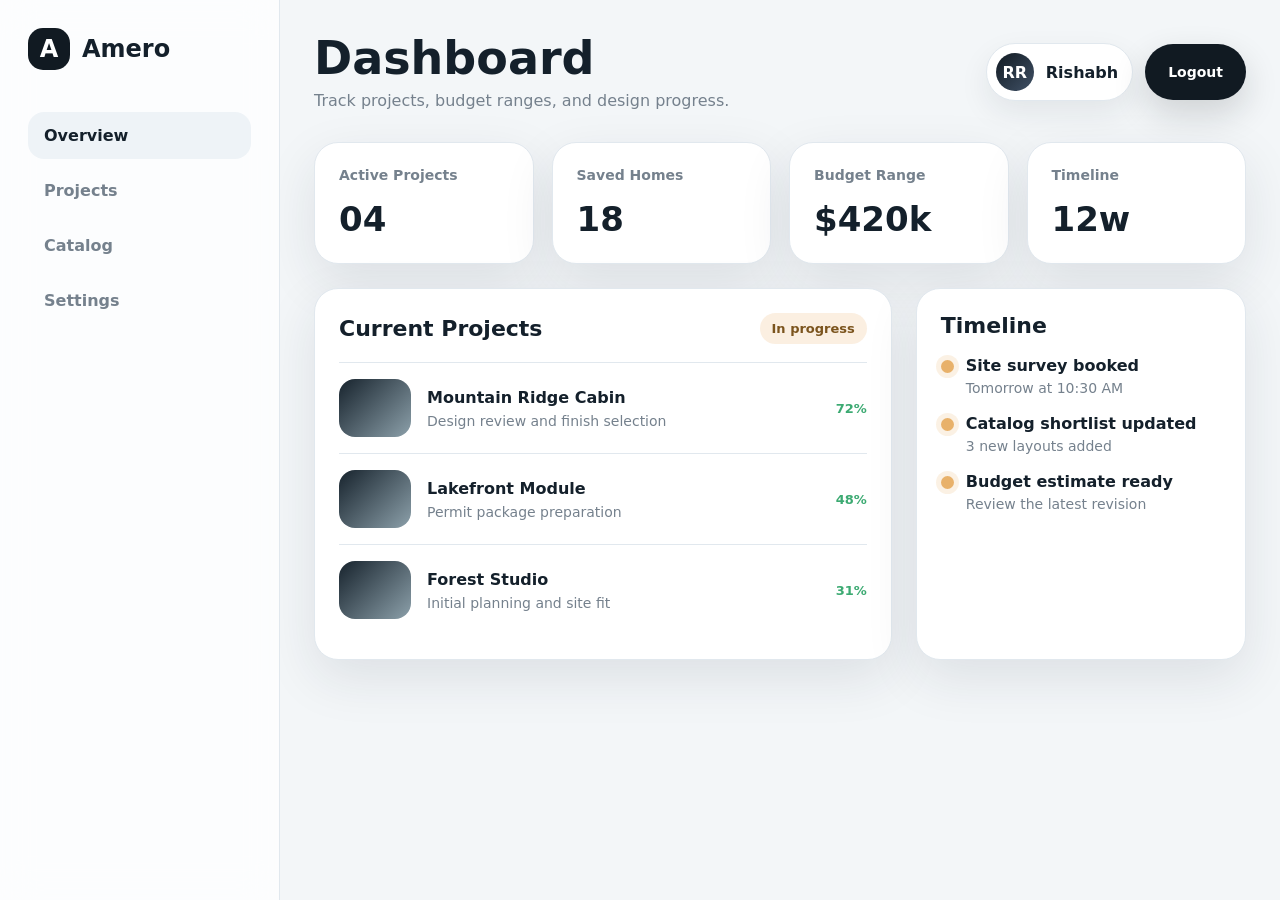
<file: project/dashboard/index.html>
<!DOCTYPE html>
<html lang="en">
  <head>
    <meta charset="UTF-8" />
    <meta name="viewport" content="width=device-width, initial-scale=1.0" />
    <title>Dashboard</title>
    <style>
      :root {
        --bg: #f3f6f8;
        --surface: #ffffff;
        --ink: #14202b;
        --muted: #75818d;
        --line: #e1e8ee;
        --soft: #eef3f7;
        --dark: #111a22;
        --accent: #e8b16a;
        --green: #3caa72;
        --shadow: 0 18px 52px rgba(31, 43, 55, 0.1);
      }

      * {
        box-sizing: border-box;
      }

      body {
        min-height: 100vh;
        margin: 0;
        font-family: Inter, ui-sans-serif, system-ui, -apple-system, BlinkMacSystemFont,
          "Segoe UI", sans-serif;
        color: var(--ink);
        background: var(--bg);
      }

      .dashboard {
        min-height: 100vh;
        display: grid;
        grid-template-columns: 280px 1fr;
      }

      aside {
        padding: 28px;
        border-right: 1px solid var(--line);
        background: rgba(255, 255, 255, 0.76);
        backdrop-filter: blur(18px);
      }

      .brand {
        display: flex;
        align-items: center;
        gap: 12px;
        margin-bottom: 42px;
        font-size: 24px;
        font-weight: 850;
      }

      .mark {
        width: 42px;
        height: 42px;
        display: grid;
        place-items: center;
        border-radius: 15px;
        color: #fff;
        background: var(--dark);
      }

      nav {
        display: grid;
        gap: 8px;
      }

      nav a {
        display: flex;
        align-items: center;
        gap: 12px;
        padding: 14px 16px;
        border-radius: 16px;
        color: var(--muted);
        font-weight: 700;
        text-decoration: none;
      }

      nav a.active {
        color: var(--ink);
        background: var(--soft);
      }

      .main {
        padding: 34px;
      }

      header {
        display: flex;
        align-items: center;
        justify-content: space-between;
        gap: 18px;
        margin-bottom: 32px;
      }

      h1 {
        margin: 0;
        font-size: clamp(32px, 4vw, 46px);
        line-height: 1.05;
      }

      .header-copy {
        margin: 9px 0 0;
        color: var(--muted);
      }

      .profile {
        display: flex;
        align-items: center;
        gap: 12px;
        padding: 9px 14px 9px 9px;
        border: 1px solid var(--line);
        border-radius: 999px;
        background: var(--surface);
        box-shadow: 0 12px 30px rgba(31, 43, 55, 0.08);
      }

      .header-actions {
        display: flex;
        align-items: center;
        gap: 12px;
      }

      .logout-button {
        display: inline-flex;
        align-items: center;
        justify-content: center;
        min-height: 56px;
        padding: 0 22px;
        border: 1px solid rgba(20, 32, 43, 0.1);
        border-radius: 999px;
        color: var(--surface);
        background: var(--dark);
        box-shadow: 0 14px 34px rgba(17, 26, 34, 0.16);
        font: inherit;
        font-size: 14px;
        font-weight: 850;
        text-decoration: none;
        cursor: pointer;
        transition: transform 0.2s ease, box-shadow 0.2s ease, background 0.2s ease;
      }

      .logout-button:hover {
        transform: translateY(-2px);
        background: #1b2a36;
        box-shadow: 0 18px 42px rgba(17, 26, 34, 0.22);
      }

      .avatar {
        width: 38px;
        height: 38px;
        display: grid;
        place-items: center;
        border-radius: 50%;
        color: #fff;
        background: linear-gradient(135deg, var(--dark), #405166);
        font-weight: 800;
      }

      .stats {
        display: grid;
        grid-template-columns: repeat(4, minmax(0, 1fr));
        gap: 18px;
        margin-bottom: 24px;
      }

      .card {
        padding: 24px;
        border: 1px solid var(--line);
        border-radius: 24px;
        background: var(--surface);
        box-shadow: var(--shadow);
      }

      .stat-label {
        margin: 0 0 16px;
        color: var(--muted);
        font-size: 14px;
        font-weight: 700;
      }

      .stat-value {
        margin: 0;
        font-size: 34px;
        font-weight: 850;
      }

      .content-grid {
        display: grid;
        grid-template-columns: 1.4fr 0.8fr;
        gap: 24px;
      }

      .section-title {
        display: flex;
        align-items: center;
        justify-content: space-between;
        gap: 16px;
        margin-bottom: 18px;
      }

      h2 {
        margin: 0;
        font-size: 22px;
      }

      .pill {
        padding: 8px 12px;
        border-radius: 999px;
        color: #7b541d;
        background: rgba(232, 177, 106, 0.2);
        font-size: 13px;
        font-weight: 800;
      }

      .project {
        display: grid;
        grid-template-columns: 72px 1fr auto;
        align-items: center;
        gap: 16px;
        padding: 16px 0;
        border-top: 1px solid var(--line);
      }

      .project:first-of-type {
        border-top: 0;
      }

      .thumb {
        width: 72px;
        height: 58px;
        border-radius: 16px;
        background: linear-gradient(135deg, #17232d, #8ca0aa);
      }

      .project h3 {
        margin: 0 0 6px;
        font-size: 16px;
      }

      .project p,
      .timeline p {
        margin: 0;
        color: var(--muted);
        font-size: 14px;
      }

      .status {
        color: var(--green);
        font-size: 13px;
        font-weight: 850;
      }

      .timeline {
        display: grid;
        gap: 18px;
      }

      .event {
        display: grid;
        grid-template-columns: 13px 1fr;
        gap: 12px;
      }

      .dot {
        width: 13px;
        height: 13px;
        margin-top: 4px;
        border-radius: 50%;
        background: var(--accent);
        box-shadow: 0 0 0 5px rgba(232, 177, 106, 0.18);
      }

      .event strong {
        display: block;
        margin-bottom: 5px;
      }

      @media (max-width: 980px) {
        .dashboard {
          grid-template-columns: 1fr;
        }

        aside {
          border-right: 0;
          border-bottom: 1px solid var(--line);
        }

        nav {
          grid-template-columns: repeat(4, minmax(0, 1fr));
        }

        .stats,
        .content-grid {
          grid-template-columns: 1fr 1fr;
        }
      }

      @media (max-width: 680px) {
        .main,
        aside {
          padding: 22px;
        }

        header,
        .project {
          align-items: flex-start;
          flex-direction: column;
        }

        .header-actions {
          width: 100%;
          align-items: stretch;
          flex-direction: column;
        }

        .profile,
        .logout-button {
          width: 100%;
        }

        nav,
        .stats,
        .content-grid {
          grid-template-columns: 1fr;
        }

        .project {
          display: flex;
        }
      }
    </style>
  </head>
  <body>
    <div class="dashboard">
      <aside>
        <div class="brand">
          <div class="mark">A</div>
          Amero
        </div>

        <nav aria-label="Dashboard navigation">
          <a class="active" href="#">Overview</a>
          <a href="#">Projects</a>
          <a href="#">Catalog</a>
          <a href="#">Settings</a>
        </nav>
      </aside>

      <main class="main">
        <header>
          <div>
            <h1>Dashboard</h1>
            <p class="header-copy">Track projects, budget ranges, and design progress.</p>
          </div>

          <div class="header-actions">
            <div class="profile">
              <div class="avatar">RR</div>
              <strong>Rishabh</strong>
            </div>
            <button class="logout-button" type="button">Logout</button>
          </div>
        </header>

        <section class="stats" aria-label="Dashboard statistics">
          <article class="card">
            <p class="stat-label">Active Projects</p>
            <p class="stat-value">04</p>
          </article>
          <article class="card">
            <p class="stat-label">Saved Homes</p>
            <p class="stat-value">18</p>
          </article>
          <article class="card">
            <p class="stat-label">Budget Range</p>
            <p class="stat-value">$420k</p>
          </article>
          <article class="card">
            <p class="stat-label">Timeline</p>
            <p class="stat-value">12w</p>
          </article>
        </section>

        <section class="content-grid">
          <article class="card">
            <div class="section-title">
              <h2>Current Projects</h2>
              <span class="pill">In progress</span>
            </div>

            <div class="project">
              <div class="thumb"></div>
              <div>
                <h3>Mountain Ridge Cabin</h3>
                <p>Design review and finish selection</p>
              </div>
              <span class="status">72%</span>
            </div>

            <div class="project">
              <div class="thumb"></div>
              <div>
                <h3>Lakefront Module</h3>
                <p>Permit package preparation</p>
              </div>
              <span class="status">48%</span>
            </div>

            <div class="project">
              <div class="thumb"></div>
              <div>
                <h3>Forest Studio</h3>
                <p>Initial planning and site fit</p>
              </div>
              <span class="status">31%</span>
            </div>
          </article>

          <article class="card">
            <div class="section-title">
              <h2>Timeline</h2>
            </div>

            <div class="timeline">
              <div class="event">
                <div class="dot"></div>
                <div>
                  <strong>Site survey booked</strong>
                  <p>Tomorrow at 10:30 AM</p>
                </div>
              </div>
              <div class="event">
                <div class="dot"></div>
                <div>
                  <strong>Catalog shortlist updated</strong>
                  <p>3 new layouts added</p>
                </div>
              </div>
              <div class="event">
                <div class="dot"></div>
                <div>
                  <strong>Budget estimate ready</strong>
                  <p>Review the latest revision</p>
                </div>
              </div>
            </div>
          </article>
        </section>
      </main>
    </div>
    <script type="module" src="../app.js"></script>
  </body>
</html>
</file>
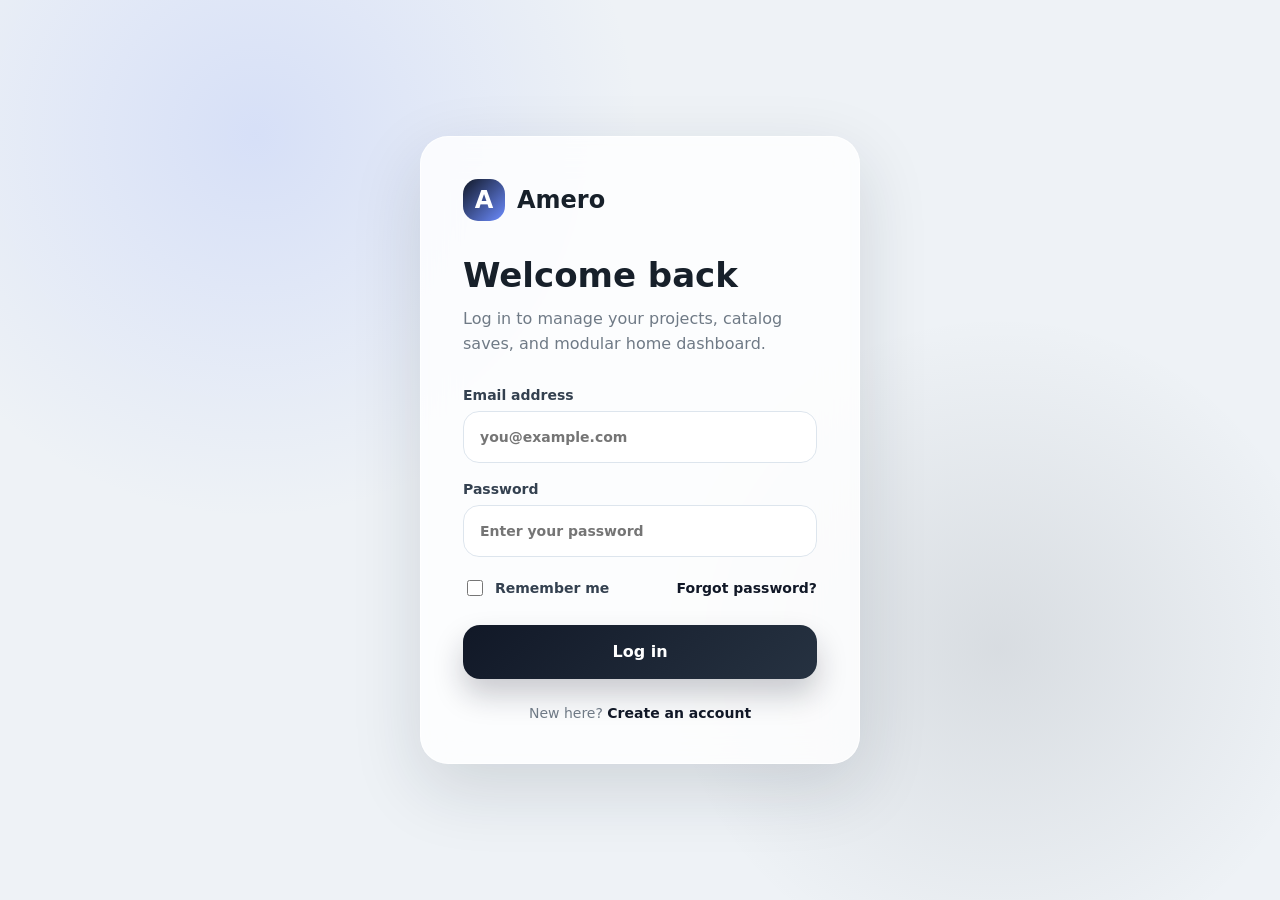
<file: project/login/index.html>
<!DOCTYPE html>
<html lang="en">
  <head>
    <meta charset="UTF-8" />
    <meta name="viewport" content="width=device-width, initial-scale=1.0" />
    <title>Login</title>
    <style>
      :root {
        --bg: #eef2f6;
        --surface: #ffffff;
        --ink: #17202a;
        --muted: #6f7a86;
        --line: #dde5ed;
        --primary: #111827;
        --primary-soft: #263241;
        --accent: #6c8cff;
        --shadow: 0 24px 70px rgba(24, 34, 48, 0.14);
      }

      * {
        box-sizing: border-box;
      }

      body {
        min-height: 100vh;
        margin: 0;
        display: grid;
        place-items: center;
        padding: 24px;
        font-family: Inter, ui-sans-serif, system-ui, -apple-system, BlinkMacSystemFont,
          "Segoe UI", sans-serif;
        color: var(--ink);
        background:
          radial-gradient(circle at 20% 15%, rgba(108, 140, 255, 0.18), transparent 30%),
          radial-gradient(circle at 78% 72%, rgba(23, 32, 42, 0.1), transparent 28%),
          var(--bg);
      }

      .card {
        width: min(100%, 440px);
        padding: 42px;
        border: 1px solid rgba(255, 255, 255, 0.74);
        border-radius: 28px;
        background: rgba(255, 255, 255, 0.82);
        box-shadow: var(--shadow);
        backdrop-filter: blur(18px);
      }

      .brand {
        display: flex;
        align-items: center;
        gap: 12px;
        margin-bottom: 36px;
        font-weight: 800;
        font-size: 24px;
      }

      .brand-mark {
        width: 42px;
        height: 42px;
        display: grid;
        place-items: center;
        border-radius: 15px;
        color: #fff;
        background: linear-gradient(135deg, var(--primary), var(--accent));
      }

      h1 {
        margin: 0;
        font-size: 34px;
        line-height: 1.08;
        letter-spacing: 0;
      }

      .subtitle {
        margin: 12px 0 30px;
        color: var(--muted);
        line-height: 1.6;
      }

      form {
        display: grid;
        gap: 18px;
      }

      label {
        display: grid;
        gap: 8px;
        color: #344150;
        font-size: 14px;
        font-weight: 650;
      }

      input {
        width: 100%;
        height: 52px;
        padding: 0 16px;
        border: 1px solid var(--line);
        border-radius: 16px;
        color: var(--ink);
        background: rgba(255, 255, 255, 0.88);
        font: inherit;
        outline: none;
        transition: border-color 180ms ease, box-shadow 180ms ease;
      }

      input:focus {
        border-color: rgba(108, 140, 255, 0.8);
        box-shadow: 0 0 0 4px rgba(108, 140, 255, 0.14);
      }

      .row {
        display: flex;
        align-items: center;
        justify-content: space-between;
        gap: 16px;
        margin: 2px 0 8px;
        color: var(--muted);
        font-size: 14px;
      }

      .check {
        display: flex;
        align-items: center;
        gap: 9px;
      }

      .check input {
        width: 16px;
        height: 16px;
        accent-color: var(--primary);
      }

      a {
        color: var(--primary);
        font-weight: 700;
        text-decoration: none;
      }

      button {
        height: 54px;
        border: 0;
        border-radius: 17px;
        color: #fff;
        background: linear-gradient(135deg, var(--primary), var(--primary-soft));
        box-shadow: 0 16px 30px rgba(17, 24, 39, 0.22);
        font: inherit;
        font-weight: 750;
        cursor: pointer;
        transition: transform 180ms ease, box-shadow 180ms ease;
      }

      button:hover {
        transform: translateY(-2px);
        box-shadow: 0 20px 40px rgba(17, 24, 39, 0.28);
      }

      .footer {
        margin: 26px 0 0;
        color: var(--muted);
        text-align: center;
        font-size: 14px;
      }

      @media (max-width: 520px) {
        .card {
          padding: 30px 22px;
          border-radius: 24px;
        }

        h1 {
          font-size: 29px;
        }

        .row {
          align-items: flex-start;
          flex-direction: column;
          gap: 10px;
        }
      }
    </style>
  </head>
  <body>
    <main class="card" aria-labelledby="login-title">
      <div class="brand">
        <div class="brand-mark">A</div>
        Amero
      </div>

      <h1 id="login-title">Welcome back</h1>
      <p class="subtitle">Log in to manage your projects, catalog saves, and modular home dashboard.</p>

      <form>
        <label>
          Email address
          <input type="email" placeholder="you@example.com" />
        </label>

        <label>
          Password
          <input type="password" placeholder="Enter your password" />
        </label>

        <div class="row">
          <label class="check">
            <input type="checkbox" />
            Remember me
          </label>
          <a href="#">Forgot password?</a>
        </div>

        <button type="button">Log in</button>
      </form>

      <p class="footer">New here? <a href="../signup/index.html">Create an account</a></p>
    </main>
    <script type="module" src="../app.js"></script>
  </body>
</html>
</file>
